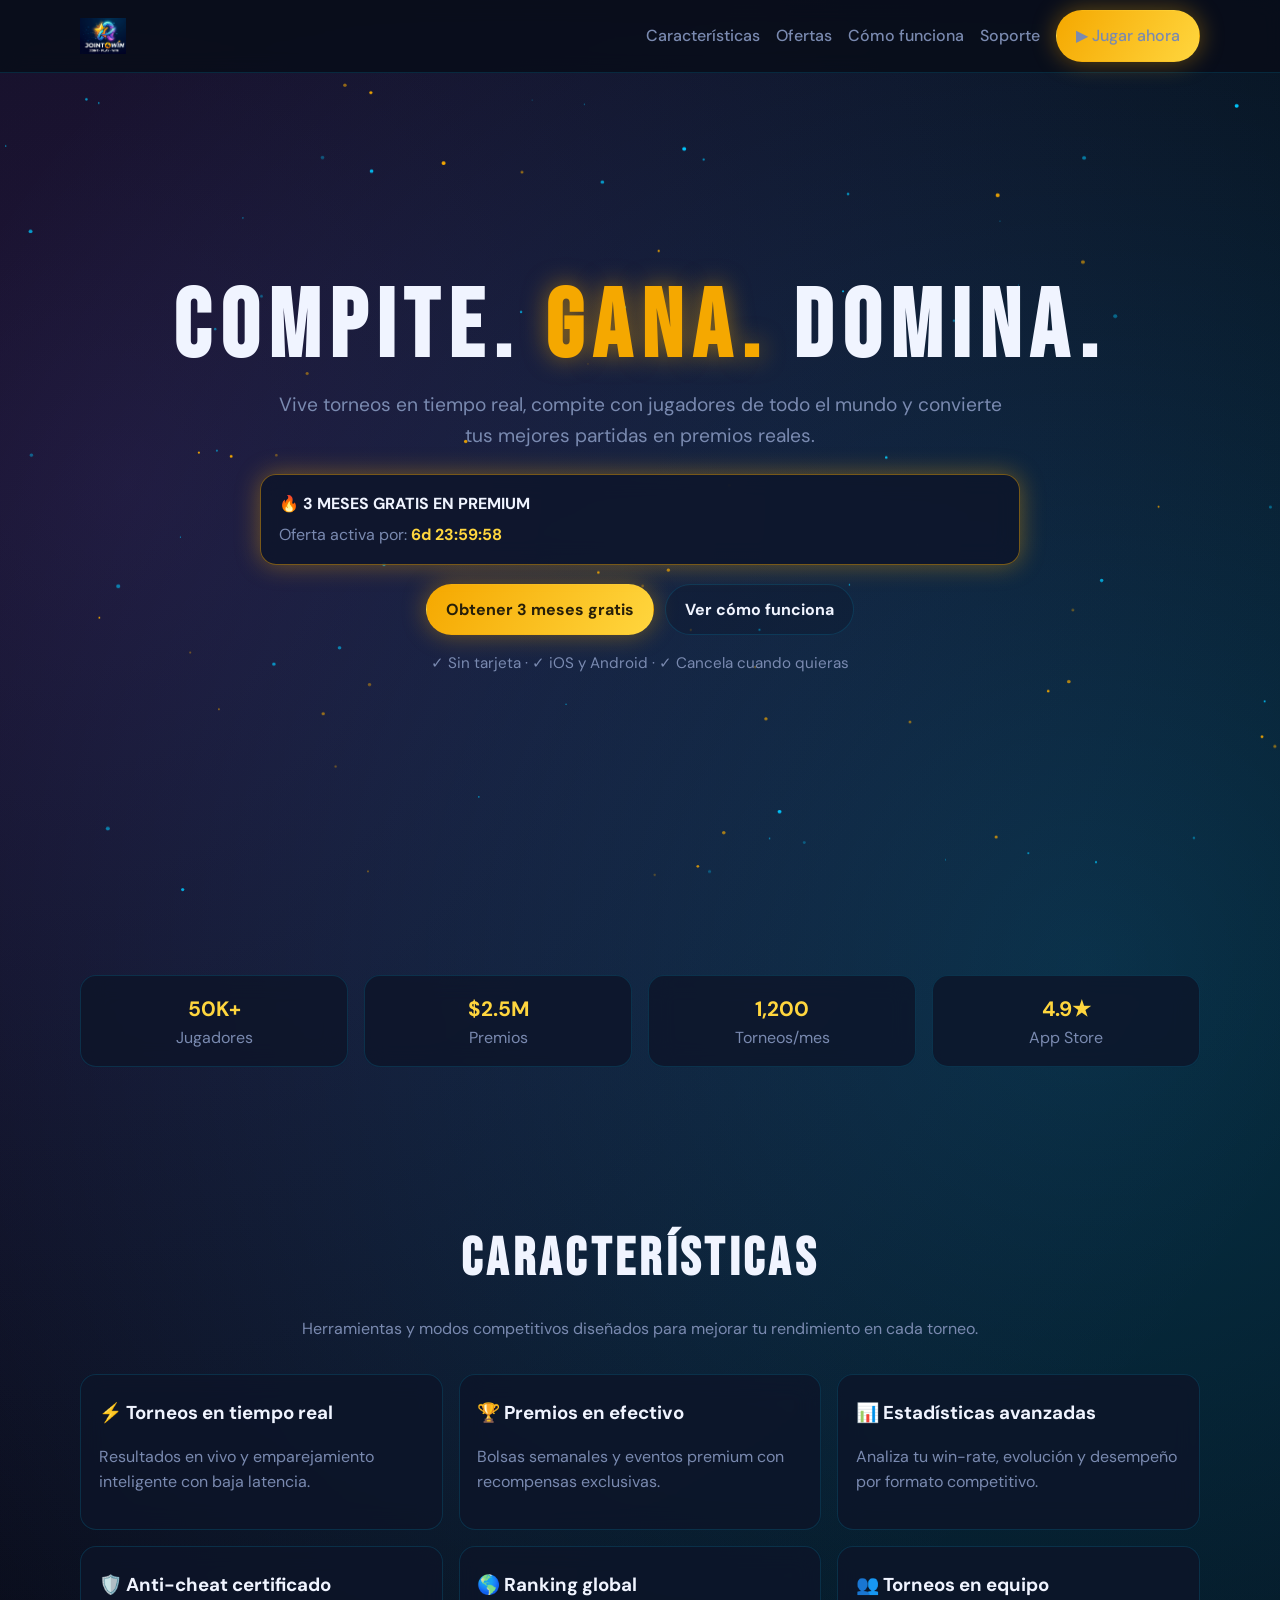
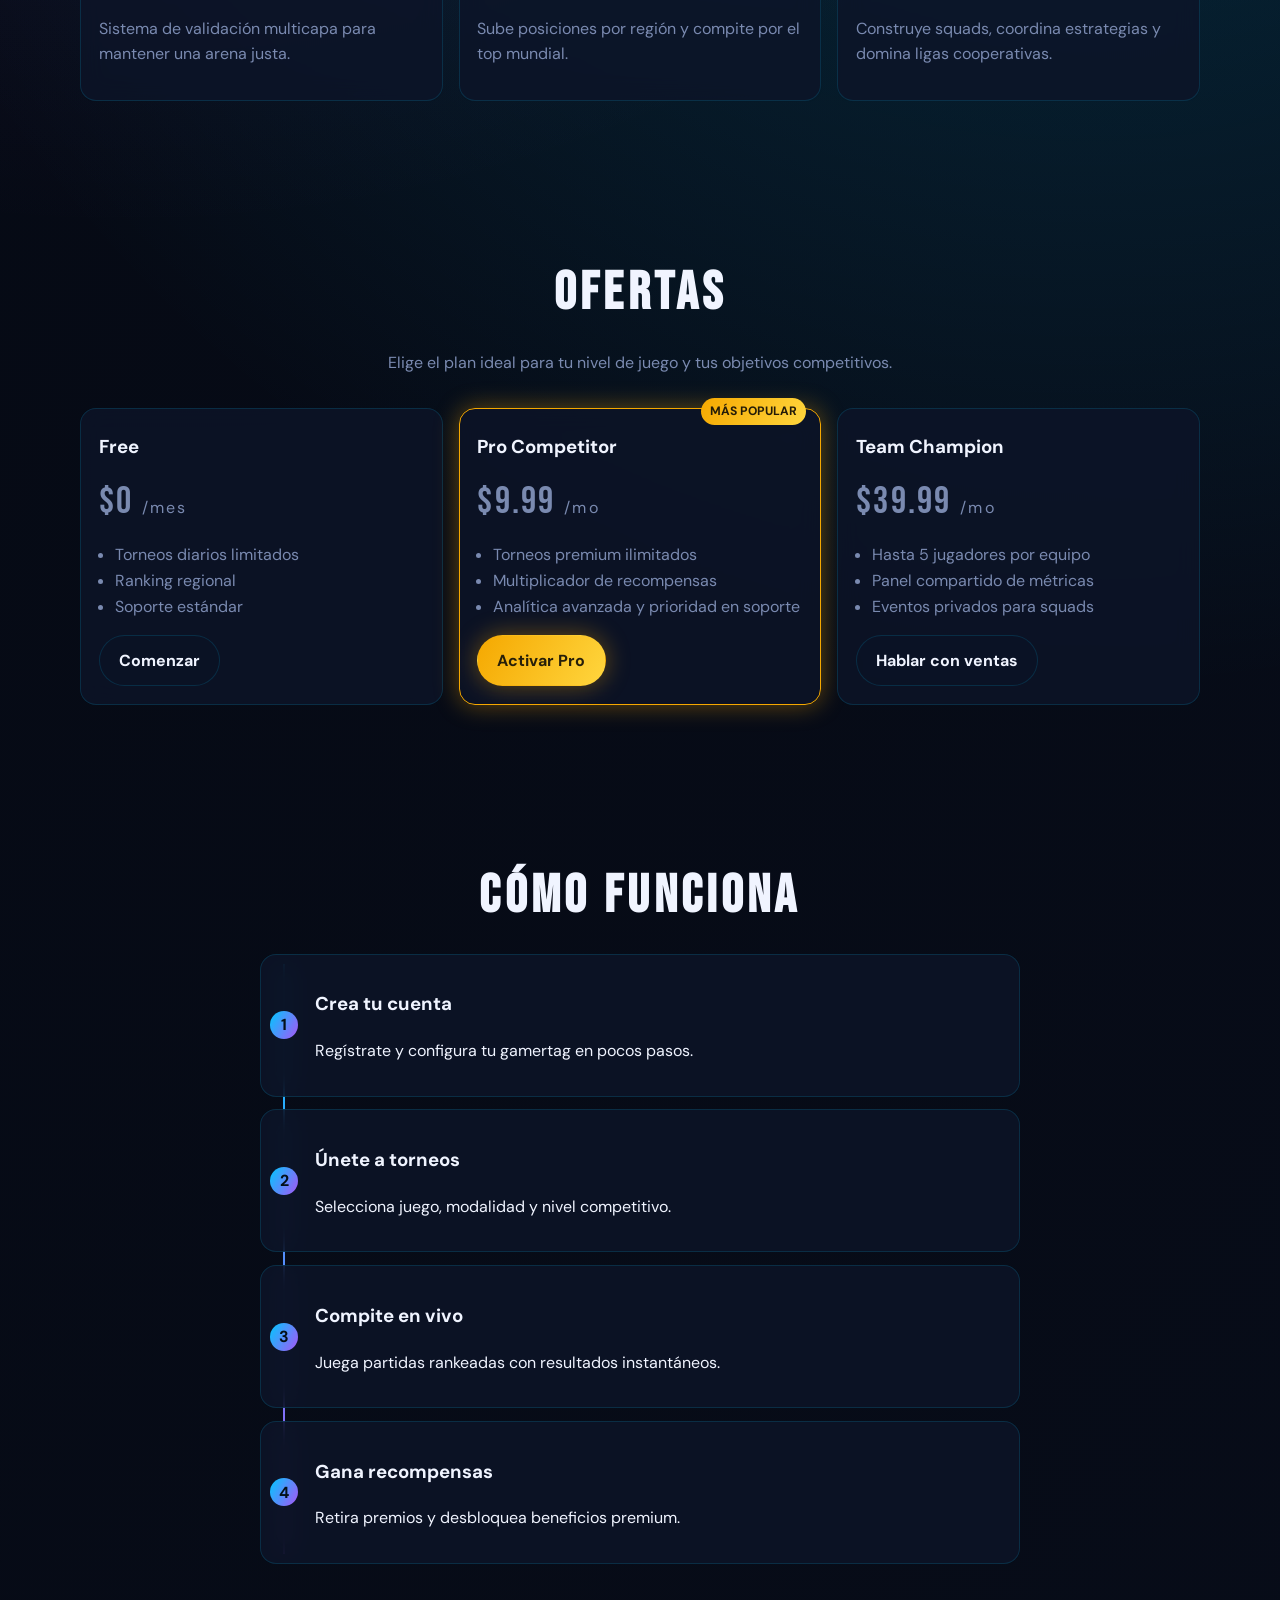
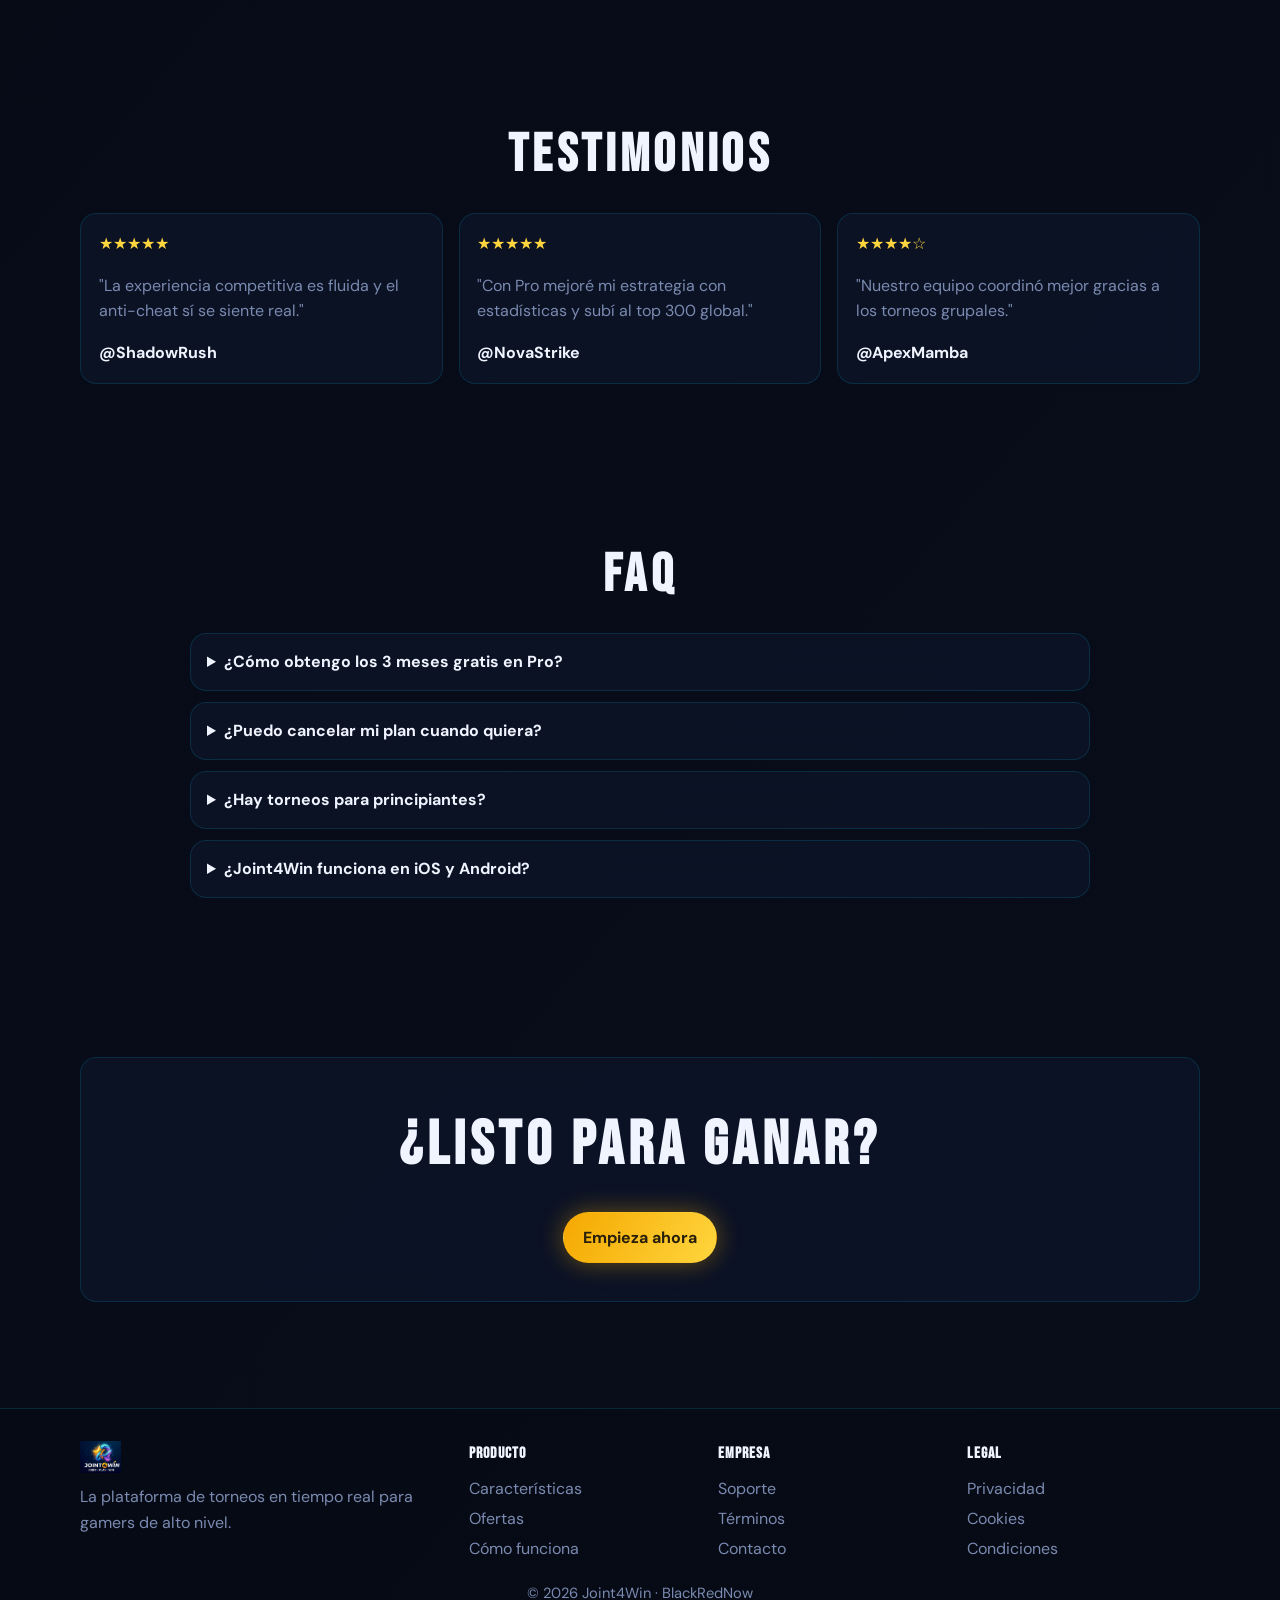
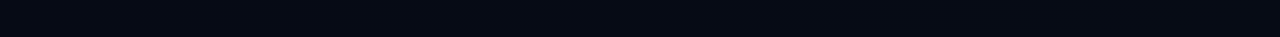
<file: index.html>
<!DOCTYPE html>
<html lang="es">
<head>
  <meta charset="UTF-8" />
  <meta name="viewport" content="width=device-width, initial-scale=1.0" />
  <title>Joint4Win | Compite. Gana. Domina.</title>
  <meta name="description" content="Joint4Win: torneos en tiempo real, premios en efectivo y ranking global para jugadores competitivos." />
  <link rel="preconnect" href="https://fonts.googleapis.com" />
  <link rel="preconnect" href="https://fonts.gstatic.com" crossorigin />
  <link href="https://fonts.googleapis.com/css2?family=Bebas+Neue&family=DM+Sans:wght@400;500;700&display=swap" rel="stylesheet" />
  <link rel="icon" href="assets/icon.png" />
  <link rel="stylesheet" href="assets/styles.css" />
  <script defer src="assets/main.js"></script>
</head>
<body>
  <header class="site-header reveal">
    <div class="container nav-wrap">
      <a class="brand" href="index.html" aria-label="Joint4Win inicio">
        <img src="assets/logo.png" alt="Joint4Win" height="36" />
      </a>
      <button class="nav-toggle" type="button" data-nav-toggle aria-expanded="false" aria-controls="nav-links">Menu</button>
      <nav id="nav-links" class="nav-links">
        <a href="#features">Características</a>
        <a href="#pricing">Ofertas</a>
        <a href="#how">Cómo funciona</a>
        <a href="support.html">Soporte</a>
        <a class="btn btn-primary" href="https://play.joint4win.com" target="_blank" rel="noopener noreferrer">▶ Jugar ahora</a>
      </nav>
    </div>
  </header>

  <main>
    <section class="hero reveal">
      <canvas id="stars-canvas" aria-hidden="true"></canvas>
      <div class="hero-content">
        <h1 class="hero-title">COMPITE. <span class="gold">GANA.</span> DOMINA.</h1>
        <p class="hero-text">Vive torneos en tiempo real, compite con jugadores de todo el mundo y convierte tus mejores partidas en premios reales.</p>

        <article class="promo-card card">
          <p class="promo-title">🔥 3 MESES GRATIS EN PREMIUM</p>
          <p style="margin:0.35rem 0 0; color:var(--muted);">Oferta activa por: <span id="promo-countdown" class="countdown">Cargando...</span></p>
        </article>

        <div class="hero-actions">
          <a class="btn btn-primary" href="https://play.joint4win.com" target="_blank" rel="noopener noreferrer">Obtener 3 meses gratis</a>
          <a class="btn btn-ghost" href="#how">Ver cómo funciona</a>
        </div>

        <p class="trust-line">✓ Sin tarjeta · ✓ iOS y Android · ✓ Cancela cuando quieras</p>
      </div>
    </section>

    <section class="section reveal">
      <div class="container stats-grid">
        <article class="stat-item card"><strong>50K+</strong><span>Jugadores</span></article>
        <article class="stat-item card"><strong>$2.5M</strong><span>Premios</span></article>
        <article class="stat-item card"><strong>1,200</strong><span>Torneos/mes</span></article>
        <article class="stat-item card"><strong>4.9★</strong><span>App Store</span></article>
      </div>
    </section>

    <section id="features" class="section reveal">
      <div class="container">
        <h2 class="section-title">Características</h2>
        <p class="section-subtitle">Herramientas y modos competitivos diseñados para mejorar tu rendimiento en cada torneo.</p>
        <div class="features-grid">
          <article class="feature-card card"><h3>⚡ Torneos en tiempo real</h3><p>Resultados en vivo y emparejamiento inteligente con baja latencia.</p></article>
          <article class="feature-card card"><h3>🏆 Premios en efectivo</h3><p>Bolsas semanales y eventos premium con recompensas exclusivas.</p></article>
          <article class="feature-card card"><h3>📊 Estadísticas avanzadas</h3><p>Analiza tu win-rate, evolución y desempeño por formato competitivo.</p></article>
          <article class="feature-card card"><h3>🛡️ Anti-cheat certificado</h3><p>Sistema de validación multicapa para mantener una arena justa.</p></article>
          <article class="feature-card card"><h3>🌎 Ranking global</h3><p>Sube posiciones por región y compite por el top mundial.</p></article>
          <article class="feature-card card"><h3>👥 Torneos en equipo</h3><p>Construye squads, coordina estrategias y domina ligas cooperativas.</p></article>
        </div>
      </div>
    </section>

    <section id="pricing" class="section reveal">
      <div class="container">
        <h2 class="section-title">Ofertas</h2>
        <p class="section-subtitle">Elige el plan ideal para tu nivel de juego y tus objetivos competitivos.</p>
        <div class="pricing-grid">
          <article class="price-card card">
            <h3>Free</h3>
            <p class="price-value">$0 <span>/mes</span></p>
            <ul>
              <li>Torneos diarios limitados</li>
              <li>Ranking regional</li>
              <li>Soporte estándar</li>
            </ul>
            <a class="btn btn-ghost" href="https://play.joint4win.com" target="_blank" rel="noopener noreferrer">Comenzar</a>
          </article>

          <article class="price-card popular card">
            <span class="badge">MÁS POPULAR</span>
            <h3>Pro Competitor</h3>
            <p class="price-value">$9.99 <span>/mo</span></p>
            <ul>
              <li>Torneos premium ilimitados</li>
              <li>Multiplicador de recompensas</li>
              <li>Analítica avanzada y prioridad en soporte</li>
            </ul>
            <a class="btn btn-primary" href="https://play.joint4win.com" target="_blank" rel="noopener noreferrer">Activar Pro</a>
          </article>

          <article class="price-card card">
            <h3>Team Champion</h3>
            <p class="price-value">$39.99 <span>/mo</span></p>
            <ul>
              <li>Hasta 5 jugadores por equipo</li>
              <li>Panel compartido de métricas</li>
              <li>Eventos privados para squads</li>
            </ul>
            <a class="btn btn-ghost" href="support.html">Hablar con ventas</a>
          </article>
        </div>
      </div>
    </section>

    <section id="how" class="section reveal">
      <div class="container">
        <h2 class="section-title">Cómo funciona</h2>
        <div class="steps">
          <article class="step card"><span>1</span><h3>Crea tu cuenta</h3><p>Regístrate y configura tu gamertag en pocos pasos.</p></article>
          <article class="step card"><span>2</span><h3>Únete a torneos</h3><p>Selecciona juego, modalidad y nivel competitivo.</p></article>
          <article class="step card"><span>3</span><h3>Compite en vivo</h3><p>Juega partidas rankeadas con resultados instantáneos.</p></article>
          <article class="step card"><span>4</span><h3>Gana recompensas</h3><p>Retira premios y desbloquea beneficios premium.</p></article>
        </div>
      </div>
    </section>

    <section class="section reveal">
      <div class="container">
        <h2 class="section-title">Testimonios</h2>
        <div class="testimonials-grid" style="grid-template-columns:repeat(3,minmax(0,1fr));">
          <article class="testimonial card"><p style="color:var(--gold-bright); margin-top:0;">★★★★★</p><p>"La experiencia competitiva es fluida y el anti-cheat sí se siente real."</p><strong>@ShadowRush</strong></article>
          <article class="testimonial card"><p style="color:var(--gold-bright); margin-top:0;">★★★★★</p><p>"Con Pro mejoré mi estrategia con estadísticas y subí al top 300 global."</p><strong>@NovaStrike</strong></article>
          <article class="testimonial card"><p style="color:var(--gold-bright); margin-top:0;">★★★★☆</p><p>"Nuestro equipo coordinó mejor gracias a los torneos grupales."</p><strong>@ApexMamba</strong></article>
        </div>
      </div>
    </section>

    <section class="section reveal">
      <div class="container">
        <h2 class="section-title">FAQ</h2>
        <div class="faq-list">
          <details class="card">
            <summary>¿Cómo obtengo los 3 meses gratis en Pro?</summary>
            <p>Regístrate desde el CTA principal y la promoción se aplicará automáticamente durante la campaña activa.</p>
          </details>
          <details class="card">
            <summary>¿Puedo cancelar mi plan cuando quiera?</summary>
            <p>Sí. Puedes cancelar en cualquier momento desde tu panel de suscripción sin penalizaciones.</p>
          </details>
          <details class="card">
            <summary>¿Hay torneos para principiantes?</summary>
            <p>Sí. Existen brackets de entrada para niveles iniciales y crecimiento progresivo.</p>
          </details>
          <details class="card">
            <summary>¿Joint4Win funciona en iOS y Android?</summary>
            <p>Totalmente. El progreso se sincroniza entre plataformas con tu misma cuenta.</p>
          </details>
        </div>
      </div>
    </section>

    <section class="section final-cta reveal">
      <div class="container card" style="padding:2.4rem 1rem;">
        <h2>¿LISTO PARA GANAR?</h2>
        <a class="btn btn-primary" href="https://play.joint4win.com" target="_blank" rel="noopener noreferrer">Empieza ahora</a>
      </div>
    </section>
  </main>

  <footer class="site-footer reveal">
    <div class="container">
      <div class="footer-grid">
        <div class="footer-col">
          <img src="assets/logo.png" alt="Joint4Win" height="32" style="height:32px; width:auto; margin-bottom:0.7rem;" />
          <p>La plataforma de torneos en tiempo real para gamers de alto nivel.</p>
        </div>
        <div class="footer-col">
          <h4>Producto</h4>
          <a href="#features">Características</a>
          <a href="#pricing">Ofertas</a>
          <a href="#how">Cómo funciona</a>
        </div>
        <div class="footer-col">
          <h4>Empresa</h4>
          <a href="support.html">Soporte</a>
          <a href="terms.html">Términos</a>
          <a href="support.html#contacto">Contacto</a>
        </div>
        <div class="footer-col">
          <h4>Legal</h4>
          <a href="terms.html#privacy">Privacidad</a>
          <a href="terms.html#cookies">Cookies</a>
          <a href="terms.html">Condiciones</a>
        </div>
      </div>
      <p class="footer-copy">© 2026 Joint4Win · BlackRedNow</p>
    </div>
  </footer>
</body>
</html>
</file>
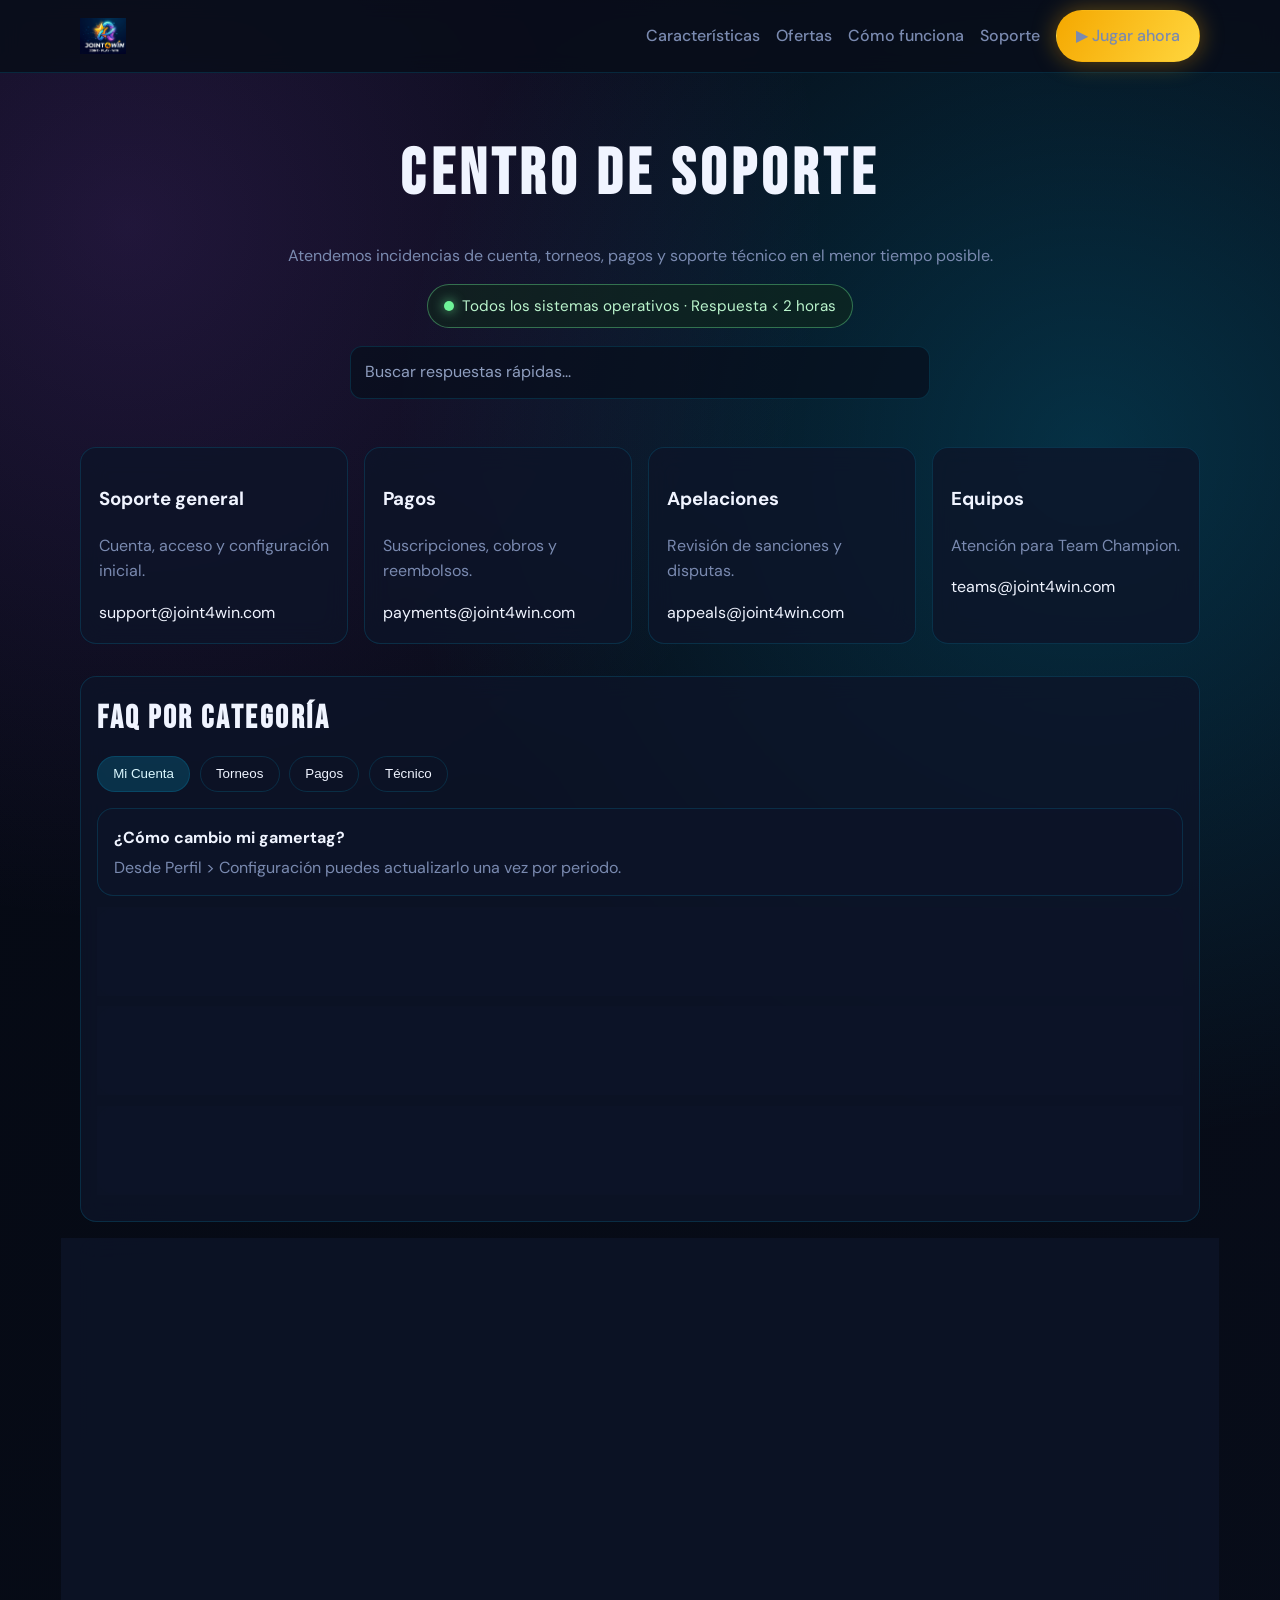
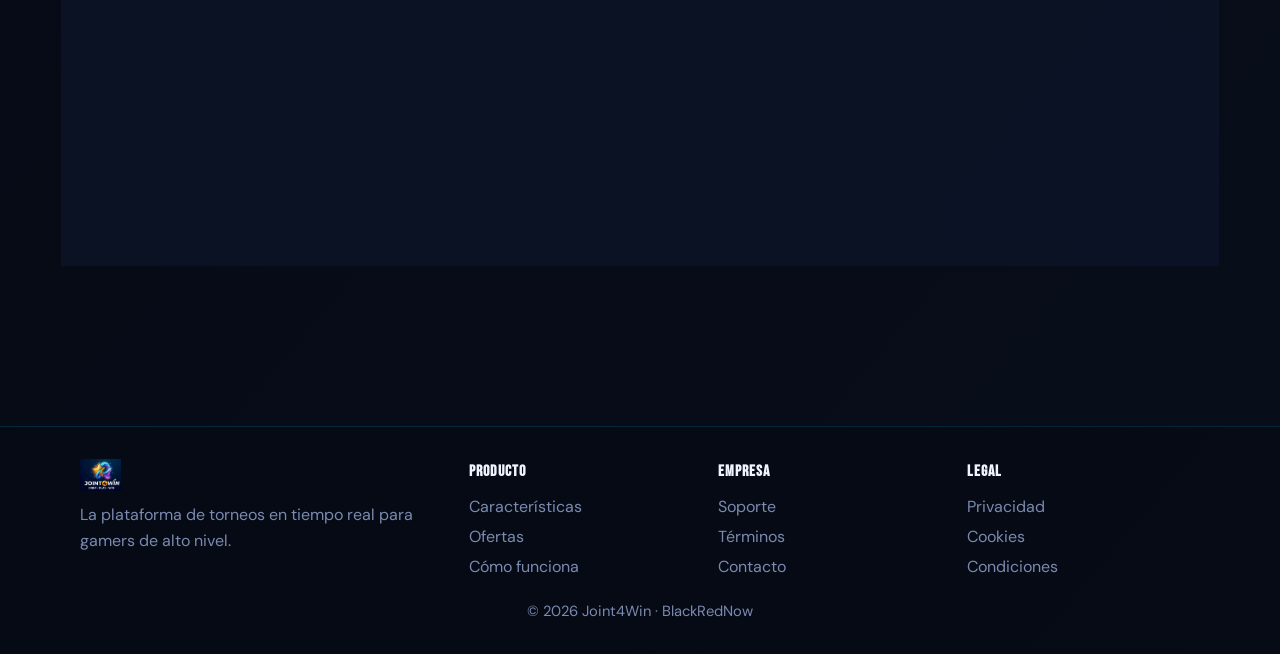
<file: support.html>
<!DOCTYPE html>
<html lang="es">
<head>
  <meta charset="UTF-8" />
  <meta name="viewport" content="width=device-width, initial-scale=1.0" />
  <title>Soporte | Joint4Win</title>
  <meta name="description" content="Soporte oficial de Joint4Win para cuenta, torneos, pagos y problemas técnicos." />
  <link rel="preconnect" href="https://fonts.googleapis.com" />
  <link rel="preconnect" href="https://fonts.gstatic.com" crossorigin />
  <link href="https://fonts.googleapis.com/css2?family=Bebas+Neue&family=DM+Sans:wght@400;500;700&display=swap" rel="stylesheet" />
  <link rel="icon" href="assets/icon.png" />
  <link rel="stylesheet" href="assets/styles.css" />
  <script defer src="assets/main.js"></script>
</head>
<body>
  <header class="site-header reveal">
    <div class="container nav-wrap">
      <a class="brand" href="index.html" aria-label="Joint4Win inicio">
        <img src="assets/logo.png" alt="Joint4Win" height="36" />
      </a>
      <button class="nav-toggle" type="button" data-nav-toggle aria-expanded="false" aria-controls="nav-links">Menu</button>
      <nav id="nav-links" class="nav-links">
        <a href="index.html#features">Características</a>
        <a href="index.html#pricing">Ofertas</a>
        <a href="index.html#how">Cómo funciona</a>
        <a href="support.html">Soporte</a>
        <a class="btn btn-primary" href="https://play.joint4win.com" target="_blank" rel="noopener noreferrer">▶ Jugar ahora</a>
      </nav>
    </div>
  </header>

  <main>
    <section class="page-hero reveal">
      <div class="container">
        <h1>Centro de Soporte</h1>
        <p>Atendemos incidencias de cuenta, torneos, pagos y soporte técnico en el menor tiempo posible.</p>
        <div class="status-bar"><span class="status-dot"></span>Todos los sistemas operativos · Respuesta &lt; 2 horas</div>
        <div class="search-wrap"><input class="search-input" type="search" placeholder="Buscar respuestas rápidas..." /></div>
      </div>
    </section>

    <section class="section" style="padding-top:1rem;">
      <div class="container">
        <div class="contact-grid reveal">
          <article class="contact-card card"><h3>Soporte general</h3><p>Cuenta, acceso y configuración inicial.</p><a href="mailto:support@joint4win.com">support@joint4win.com</a></article>
          <article class="contact-card card"><h3>Pagos</h3><p>Suscripciones, cobros y reembolsos.</p><a href="mailto:payments@joint4win.com">payments@joint4win.com</a></article>
          <article class="contact-card card"><h3>Apelaciones</h3><p>Revisión de sanciones y disputas.</p><a href="mailto:appeals@joint4win.com">appeals@joint4win.com</a></article>
          <article class="contact-card card"><h3>Equipos</h3><p>Atención para Team Champion.</p><a href="mailto:teams@joint4win.com">teams@joint4win.com</a></article>
        </div>

        <section class="section" style="padding:2rem 0 1rem;">
          <div class="card reveal" style="padding:1rem;">
            <h2 class="section-title" style="font-size:2rem; text-align:left; margin-bottom:0.7rem;">FAQ por categoría</h2>
            <div class="tabs">
              <button class="tab-btn active" type="button" data-tab="cuenta">Mi Cuenta</button>
              <button class="tab-btn" type="button" data-tab="torneos">Torneos</button>
              <button class="tab-btn" type="button" data-tab="pagos">Pagos</button>
              <button class="tab-btn" type="button" data-tab="tecnico">Técnico</button>
            </div>

            <div class="faq-panel active" data-panel="cuenta">
              <article class="faq-item card"><h4>¿Cómo cambio mi gamertag?</h4><p>Desde Perfil > Configuración puedes actualizarlo una vez por periodo.</p></article>
              <article class="faq-item card"><h4>¿Cómo recupero mi contraseña?</h4><p>Usa la opción "Recuperar cuenta" en el login para recibir un enlace seguro.</p></article>
              <article class="faq-item card"><h4>¿Puedo activar doble verificación?</h4><p>Sí, está disponible desde Seguridad para proteger tu cuenta.</p></article>
              <article class="faq-item card"><h4>¿Cómo elimino mi cuenta?</h4><p>Solicítalo en soporte general y validaremos identidad antes de proceder.</p></article>
            </div>

            <div class="faq-panel" data-panel="torneos">
              <article class="faq-item card"><h4>¿Dónde veo próximos torneos?</h4><p>En la pestaña Eventos puedes filtrar por juego, hora y nivel.</p></article>
              <article class="faq-item card"><h4>¿Qué ocurre si me desconecto?</h4><p>Existe ventana breve de reconexión antes de aplicar derrota técnica.</p></article>
              <article class="faq-item card"><h4>¿Cómo reporto una partida?</h4><p>Desde el historial del match puedes abrir una disputa con evidencia.</p></article>
              <article class="faq-item card"><h4>¿Hay torneos por equipo?</h4><p>Sí, en el plan Team Champion puedes competir con hasta 5 jugadores.</p></article>
            </div>

            <div class="faq-panel" data-panel="pagos">
              <article class="faq-item card"><h4>¿Cuándo se cobra mi suscripción?</h4><p>Al inicio de cada ciclo mensual de acuerdo con tu fecha de alta.</p></article>
              <article class="faq-item card"><h4>¿Cómo solicito un reembolso?</h4><p>Abre un ticket de pagos dentro del periodo de elegibilidad.</p></article>
              <article class="faq-item card"><h4>¿Qué métodos de pago aceptan?</h4><p>Tarjetas internacionales y billeteras móviles según región.</p></article>
              <article class="faq-item card"><h4>¿Cómo retiro mis premios?</h4><p>Configura una cuenta validada en tu billetera y solicita retiro.</p></article>
            </div>

            <div class="faq-panel" data-panel="tecnico">
              <article class="faq-item card"><h4>La app no abre, ¿qué hago?</h4><p>Actualiza a la última versión y reinicia tu dispositivo.</p></article>
              <article class="faq-item card"><h4>Tengo lag en partida</h4><p>Usa red estable y cierra aplicaciones en segundo plano.</p></article>
              <article class="faq-item card"><h4>No llegan notificaciones</h4><p>Revisa permisos del sistema y restricciones de batería.</p></article>
              <article class="faq-item card"><h4>¿Cómo reporto un bug?</h4><p>Envíanos formulario con capturas y versión de app/dispositivo.</p></article>
            </div>
          </div>
        </section>

        <section id="contacto" class="section" style="padding-top:0;">
          <div class="card reveal" style="padding:1rem;">
            <h2 class="section-title" style="font-size:2rem; text-align:left; margin-bottom:0.7rem;">Formulario de contacto</h2>
            <div id="support-form-wrap">
              <form id="support-form" class="form-grid">
                <div class="form-row">
                  <label>Nombre<input type="text" name="nombre" required /></label>
                  <label>Email<input type="email" name="email" required /></label>
                </div>
                <div class="form-row">
                  <label>Gamertag<input type="text" name="gamertag" required /></label>
                  <label>Categoría
                    <select name="categoria" required>
                      <option value="">Selecciona una opción</option>
                      <option>Mi Cuenta</option>
                      <option>Torneos</option>
                      <option>Pagos</option>
                      <option>Técnico</option>
                    </select>
                  </label>
                </div>
                <label>Asunto<input type="text" name="asunto" required /></label>
                <label>Mensaje<textarea name="mensaje" required></textarea></label>
                <button class="btn btn-primary" type="submit">Enviar solicitud</button>
              </form>
            </div>
            <div id="support-success" class="success-box">Tu solicitud fue enviada correctamente. Nuestro equipo te responderá pronto.</div>
          </div>
        </section>
      </div>
    </section>
  </main>

  <footer class="site-footer reveal">
    <div class="container">
      <div class="footer-grid">
        <div class="footer-col">
          <img src="assets/logo.png" alt="Joint4Win" height="32" style="height:32px; width:auto; margin-bottom:0.7rem;" />
          <p>La plataforma de torneos en tiempo real para gamers de alto nivel.</p>
        </div>
        <div class="footer-col">
          <h4>Producto</h4>
          <a href="index.html#features">Características</a>
          <a href="index.html#pricing">Ofertas</a>
          <a href="index.html#how">Cómo funciona</a>
        </div>
        <div class="footer-col">
          <h4>Empresa</h4>
          <a href="support.html">Soporte</a>
          <a href="terms.html">Términos</a>
          <a href="#contacto">Contacto</a>
        </div>
        <div class="footer-col">
          <h4>Legal</h4>
          <a href="terms.html#privacy">Privacidad</a>
          <a href="terms.html#cookies">Cookies</a>
          <a href="terms.html">Condiciones</a>
        </div>
      </div>
      <p class="footer-copy">© 2026 Joint4Win · BlackRedNow</p>
    </div>
  </footer>
</body>
</html>
</file>
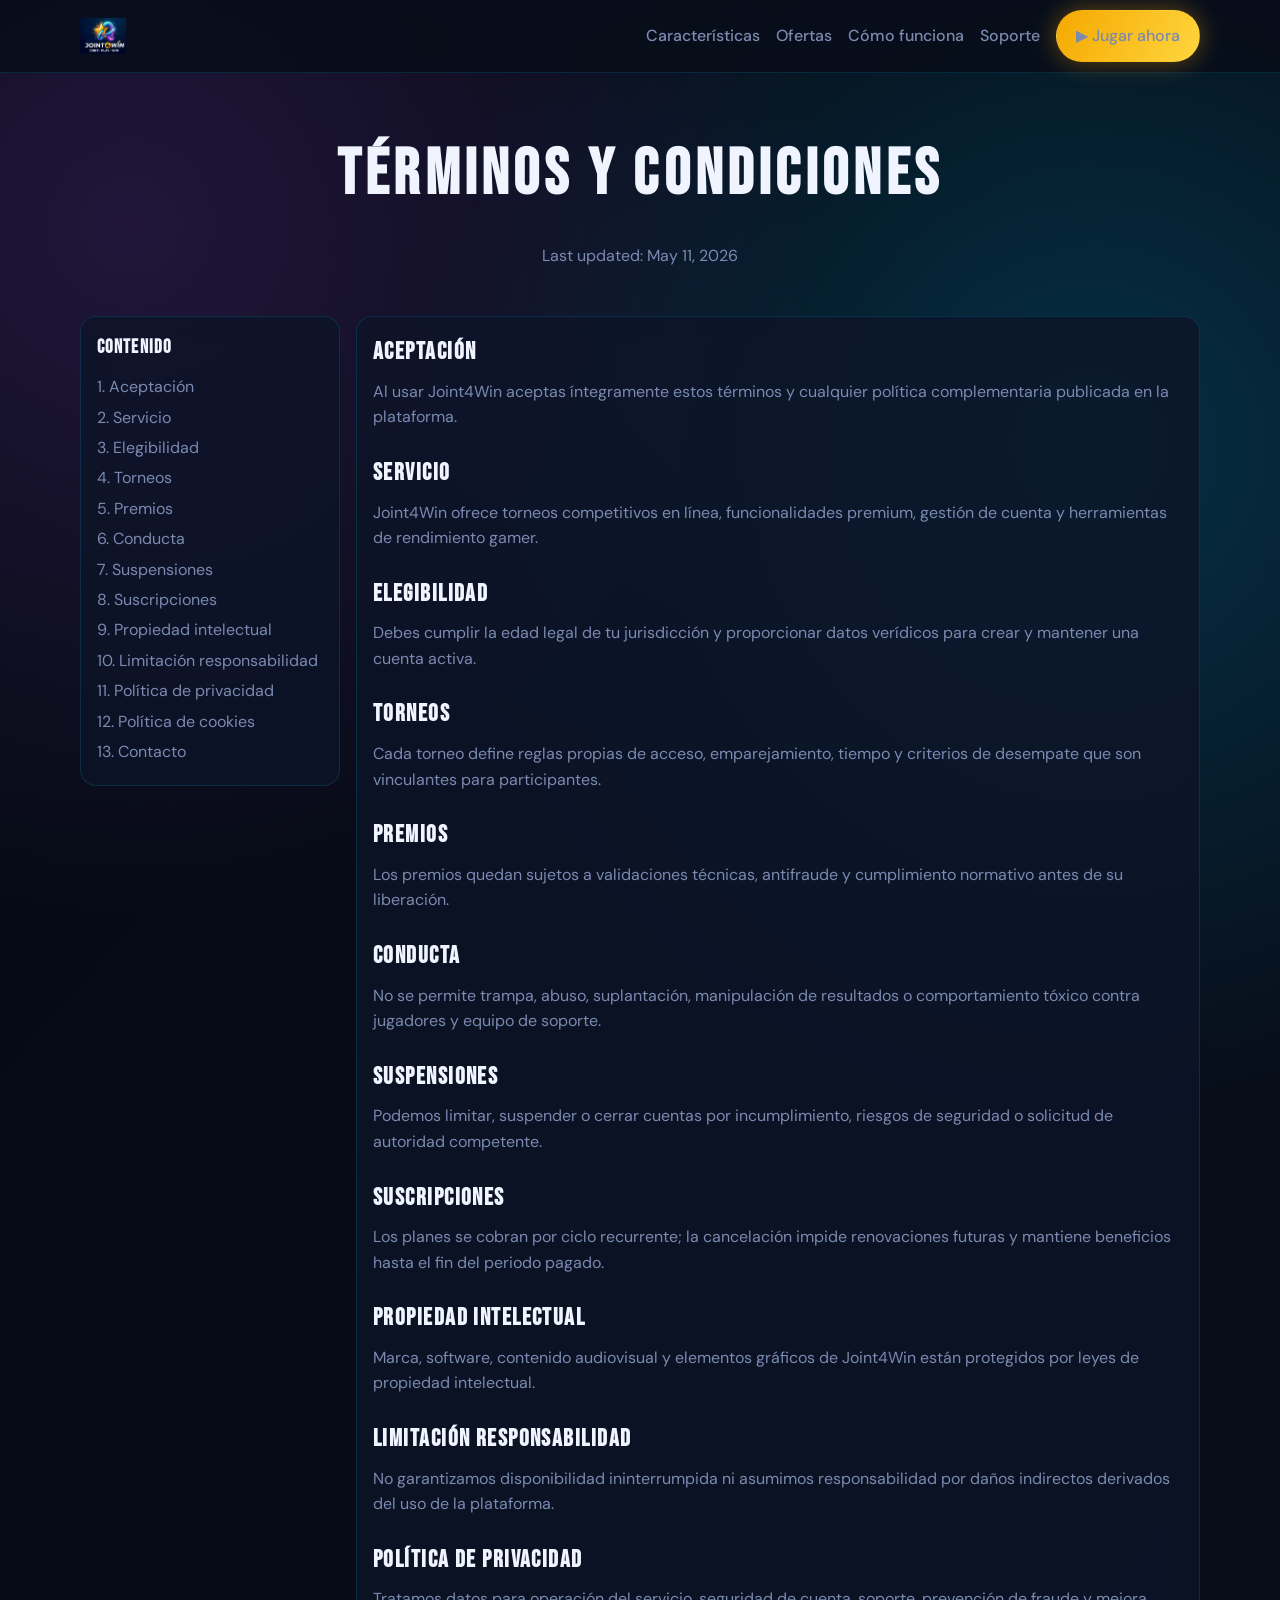
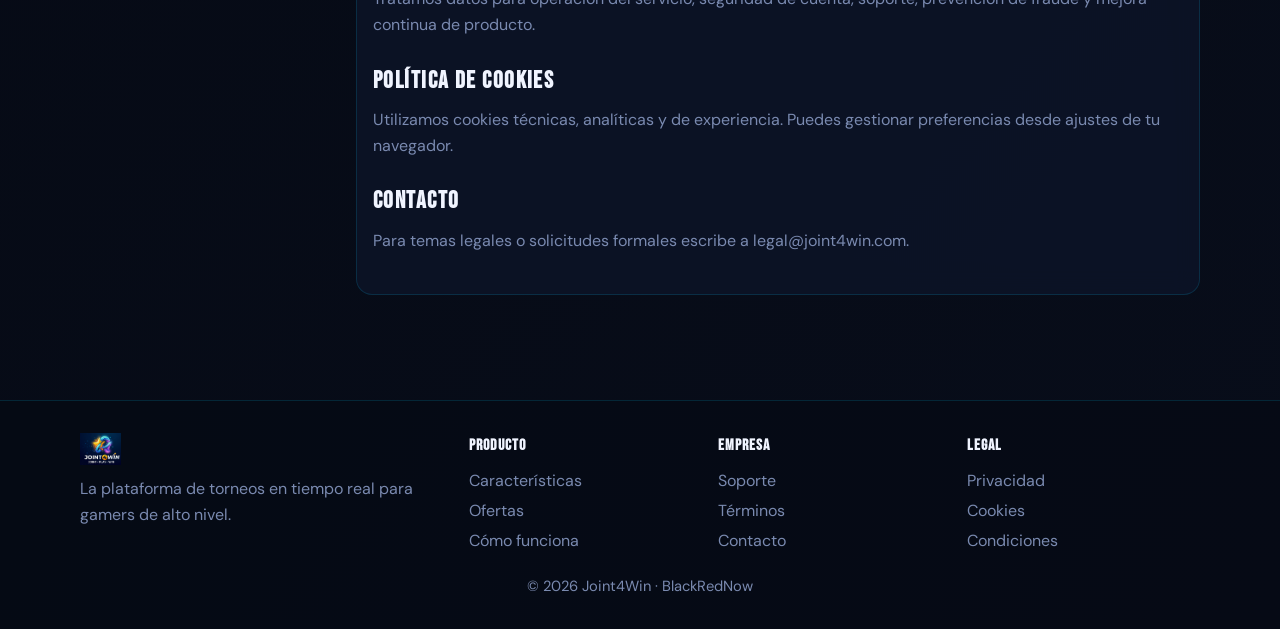
<file: terms.html>
<!DOCTYPE html>
<html lang="es">
<head>
  <meta charset="UTF-8" />
  <meta name="viewport" content="width=device-width, initial-scale=1.0" />
  <title>Términos y Condiciones | Joint4Win</title>
  <meta name="description" content="Términos y condiciones de Joint4Win." />
  <link rel="preconnect" href="https://fonts.googleapis.com" />
  <link rel="preconnect" href="https://fonts.gstatic.com" crossorigin />
  <link href="https://fonts.googleapis.com/css2?family=Bebas+Neue&family=DM+Sans:wght@400;500;700&display=swap" rel="stylesheet" />
  <link rel="icon" href="assets/icon.png" />
  <link rel="stylesheet" href="assets/styles.css" />
  <script defer src="assets/main.js"></script>
</head>
<body>
  <header class="site-header reveal">
    <div class="container nav-wrap">
      <a class="brand" href="index.html" aria-label="Joint4Win inicio">
        <img src="assets/logo.png" alt="Joint4Win" height="36" />
      </a>
      <button class="nav-toggle" type="button" data-nav-toggle aria-expanded="false" aria-controls="nav-links">Menu</button>
      <nav id="nav-links" class="nav-links">
        <a href="index.html#features">Características</a>
        <a href="index.html#pricing">Ofertas</a>
        <a href="index.html#how">Cómo funciona</a>
        <a href="support.html">Soporte</a>
        <a class="btn btn-primary" href="https://play.joint4win.com" target="_blank" rel="noopener noreferrer">▶ Jugar ahora</a>
      </nav>
    </div>
  </header>

  <main>
    <section class="page-hero reveal">
      <div class="container">
        <h1>Términos y Condiciones</h1>
        <p>Last updated: May 11, 2026</p>
      </div>
    </section>

    <section class="section" style="padding-top:1rem;">
      <div class="container legal-layout">
        <aside class="toc card reveal">
          <h3>Contenido</h3>
          <a href="#aceptacion">1. Aceptación</a>
          <a href="#servicio">2. Servicio</a>
          <a href="#elegibilidad">3. Elegibilidad</a>
          <a href="#torneos">4. Torneos</a>
          <a href="#premios">5. Premios</a>
          <a href="#conducta">6. Conducta</a>
          <a href="#suspensiones">7. Suspensiones</a>
          <a href="#suscripciones">8. Suscripciones</a>
          <a href="#propiedad">9. Propiedad intelectual</a>
          <a href="#limitacion">10. Limitación responsabilidad</a>
          <a href="#privacy">11. Política de privacidad</a>
          <a href="#cookies">12. Política de cookies</a>
          <a href="#contacto">13. Contacto</a>
        </aside>

        <article class="legal-content card reveal">
          <section id="aceptacion"><h2>Aceptación</h2><p>Al usar Joint4Win aceptas íntegramente estos términos y cualquier política complementaria publicada en la plataforma.</p></section>
          <section id="servicio"><h2>Servicio</h2><p>Joint4Win ofrece torneos competitivos en línea, funcionalidades premium, gestión de cuenta y herramientas de rendimiento gamer.</p></section>
          <section id="elegibilidad"><h2>Elegibilidad</h2><p>Debes cumplir la edad legal de tu jurisdicción y proporcionar datos verídicos para crear y mantener una cuenta activa.</p></section>
          <section id="torneos"><h2>Torneos</h2><p>Cada torneo define reglas propias de acceso, emparejamiento, tiempo y criterios de desempate que son vinculantes para participantes.</p></section>
          <section id="premios"><h2>Premios</h2><p>Los premios quedan sujetos a validaciones técnicas, antifraude y cumplimiento normativo antes de su liberación.</p></section>
          <section id="conducta"><h2>Conducta</h2><p>No se permite trampa, abuso, suplantación, manipulación de resultados o comportamiento tóxico contra jugadores y equipo de soporte.</p></section>
          <section id="suspensiones"><h2>Suspensiones</h2><p>Podemos limitar, suspender o cerrar cuentas por incumplimiento, riesgos de seguridad o solicitud de autoridad competente.</p></section>
          <section id="suscripciones"><h2>Suscripciones</h2><p>Los planes se cobran por ciclo recurrente; la cancelación impide renovaciones futuras y mantiene beneficios hasta el fin del periodo pagado.</p></section>
          <section id="propiedad"><h2>Propiedad intelectual</h2><p>Marca, software, contenido audiovisual y elementos gráficos de Joint4Win están protegidos por leyes de propiedad intelectual.</p></section>
          <section id="limitacion"><h2>Limitación responsabilidad</h2><p>No garantizamos disponibilidad ininterrumpida ni asumimos responsabilidad por daños indirectos derivados del uso de la plataforma.</p></section>
          <section id="privacy"><h2>Política de privacidad</h2><p>Tratamos datos para operación del servicio, seguridad de cuenta, soporte, prevención de fraude y mejora continua de producto.</p></section>
          <section id="cookies"><h2>Política de cookies</h2><p>Utilizamos cookies técnicas, analíticas y de experiencia. Puedes gestionar preferencias desde ajustes de tu navegador.</p></section>
          <section id="contacto"><h2>Contacto</h2><p>Para temas legales o solicitudes formales escribe a <a href="mailto:legal@joint4win.com">legal@joint4win.com</a>.</p></section>
        </article>
      </div>
    </section>
  </main>

  <footer class="site-footer reveal">
    <div class="container">
      <div class="footer-grid">
        <div class="footer-col">
          <img src="assets/logo.png" alt="Joint4Win" height="32" style="height:32px; width:auto; margin-bottom:0.7rem;" />
          <p>La plataforma de torneos en tiempo real para gamers de alto nivel.</p>
        </div>
        <div class="footer-col">
          <h4>Producto</h4>
          <a href="index.html#features">Características</a>
          <a href="index.html#pricing">Ofertas</a>
          <a href="index.html#how">Cómo funciona</a>
        </div>
        <div class="footer-col">
          <h4>Empresa</h4>
          <a href="support.html">Soporte</a>
          <a href="terms.html">Términos</a>
          <a href="support.html#contacto">Contacto</a>
        </div>
        <div class="footer-col">
          <h4>Legal</h4>
          <a href="#privacy">Privacidad</a>
          <a href="#cookies">Cookies</a>
          <a href="terms.html">Condiciones</a>
        </div>
      </div>
      <p class="footer-copy">© 2026 Joint4Win · BlackRedNow</p>
    </div>
  </footer>
</body>
</html>
</file>
<file: assets/styles.css>
:root {
  --bg: #080d1a;
  --surface: rgba(13, 21, 40, 0.8);
  --gold: #f5a800;
  --gold-bright: #ffd63e;
  --cyan: #00c8ff;
  --purple: #a855f7;
  --white: #f0f4ff;
  --muted: #7a8ab0;
  --border: rgba(0, 200, 255, 0.15);
  --glow-gold: 0 0 24px rgba(245, 168, 0, 0.4);
  --glow-cyan: 0 0 20px rgba(0, 200, 255, 0.2);
}

* {
  box-sizing: border-box;
}

html {
  scroll-behavior: smooth;
}

body {
  margin: 0;
  background:
    radial-gradient(circle at 10% 10%, rgba(168, 85, 247, 0.17), transparent 30%),
    radial-gradient(circle at 85% 20%, rgba(0, 200, 255, 0.2), transparent 33%),
    linear-gradient(130deg, #050913, var(--bg));
  color: var(--white);
  font-family: 'DM Sans', sans-serif;
  line-height: 1.6;
  overflow-x: hidden;
}

a {
  color: inherit;
  text-decoration: none;
}

img {
  display: block;
  max-width: 100%;
}

.container {
  width: min(1120px, 92vw);
  margin: 0 auto;
}

.section {
  padding: 4.6rem 0;
}

.section-title {
  margin: 0 0 0.9rem;
  font-family: 'Bebas Neue', sans-serif;
  letter-spacing: 0.08em;
  font-size: clamp(2rem, 5vw, 3.4rem);
  text-align: center;
}

.section-subtitle {
  margin: 0 auto 2rem;
  color: var(--muted);
  max-width: 760px;
  text-align: center;
}

.card {
  background: var(--surface);
  border: 1px solid var(--border);
  backdrop-filter: blur(12px);
  border-radius: 16px;
  transition: box-shadow 0.25s ease, transform 0.25s ease;
}

.card:hover {
  box-shadow: var(--glow-cyan);
}

.site-header {
  position: sticky;
  top: 0;
  z-index: 50;
  background: rgba(8, 13, 26, 0.88);
  backdrop-filter: blur(10px);
  border-bottom: 1px solid var(--border);
}

.nav-wrap {
  min-height: 72px;
  display: flex;
  align-items: center;
  justify-content: space-between;
  gap: 1rem;
}

.brand img {
  height: 36px;
  width: auto;
}

.nav-toggle {
  display: none;
  border: 1px solid var(--border);
  background: transparent;
  color: var(--white);
  border-radius: 10px;
  padding: 0.45rem 0.65rem;
  cursor: pointer;
}

.nav-links {
  display: flex;
  align-items: center;
  gap: 1rem;
}

.nav-links a {
  color: var(--muted);
  font-weight: 500;
}

.nav-links a:hover,
.nav-links a:focus-visible {
  color: var(--white);
}

.btn {
  border-radius: 999px;
  border: 1px solid transparent;
  padding: 0.74rem 1.2rem;
  font: inherit;
  font-weight: 700;
  cursor: pointer;
  display: inline-flex;
  align-items: center;
  justify-content: center;
  transition: transform 0.2s ease, box-shadow 0.2s ease;
}

.btn:hover,
.btn:focus-visible {
  transform: translateY(-2px);
}

.btn-primary {
  background: linear-gradient(120deg, var(--gold), var(--gold-bright));
  color: #271f09;
  box-shadow: var(--glow-gold);
}

.btn-ghost {
  border-color: var(--border);
  color: var(--white);
  background: rgba(13, 21, 40, 0.35);
}

.btn-ghost:hover,
.btn-ghost:focus-visible {
  box-shadow: var(--glow-cyan);
}

.hero {
  min-height: calc(100vh - 72px);
  display: grid;
  place-items: center;
  position: relative;
  overflow: hidden;
  text-align: center;
}

#stars-canvas {
  position: absolute;
  inset: 0;
  width: 100%;
  height: 100%;
  z-index: 0;
}

.hero-content {
  position: relative;
  z-index: 1;
  width: min(940px, 94vw);
}

.hero-title {
  margin: 0;
  font-family: 'Bebas Neue', sans-serif;
  letter-spacing: 0.1em;
  line-height: 0.95;
  font-size: clamp(2.7rem, 9vw, 6rem);
}

.hero-title .gold {
  color: var(--gold);
  text-shadow: 0 0 24px rgba(245, 168, 0, 0.52);
}

.hero-text {
  color: var(--muted);
  margin: 1rem auto 1.4rem;
  max-width: 740px;
  font-size: clamp(1rem, 2.2vw, 1.2rem);
}

.promo-card {
  width: min(760px, 100%);
  margin: 0 auto;
  padding: 1rem 1.1rem;
  text-align: left;
  border-color: rgba(245, 168, 0, 0.45);
  box-shadow: var(--glow-gold);
}

.promo-title {
  margin: 0;
  font-weight: 700;
}

.countdown {
  color: var(--gold-bright);
  font-weight: 700;
}

.hero-actions {
  margin-top: 1.2rem;
  display: flex;
  flex-wrap: wrap;
  gap: 0.7rem;
  justify-content: center;
}

.trust-line {
  margin-top: 1rem;
  color: var(--muted);
  font-size: 0.95rem;
}

.stats-grid,
.features-grid,
.pricing-grid,
.testimonials-grid,
.contact-grid,
.footer-grid {
  display: grid;
  gap: 1rem;
}

.stats-grid {
  grid-template-columns: repeat(4, minmax(0, 1fr));
}

.stat-item {
  text-align: center;
  padding: 1rem;
}

.stat-item strong {
  display: block;
  color: var(--gold-bright);
  font-size: 1.3rem;
}

.stat-item span {
  color: var(--muted);
}

.features-grid {
  grid-template-columns: repeat(3, minmax(0, 1fr));
}

.feature-card,
.price-card,
.testimonial,
.contact-card {
  padding: 1.1rem;
}

.feature-card h3,
.price-card h3 {
  margin: 0.35rem 0 0.45rem;
}

.feature-card p,
.testimonial p,
.contact-card p,
.price-card p,
.price-card li {
  color: var(--muted);
}

.pricing-grid {
  grid-template-columns: repeat(3, minmax(0, 1fr));
  align-items: stretch;
}

.price-value {
  margin: 0.6rem 0;
  font-family: 'Bebas Neue', sans-serif;
  letter-spacing: 0.06em;
  font-size: 2.4rem;
}

.price-value span {
  font-size: 1rem;
  font-family: 'DM Sans', sans-serif;
  color: var(--muted);
}

.price-card ul {
  padding-left: 1rem;
  margin: 0 0 1rem;
}

.price-card.popular {
  border-color: var(--gold);
  box-shadow: var(--glow-gold);
  position: relative;
}

.badge {
  position: absolute;
  top: -11px;
  right: 14px;
  padding: 0.26rem 0.58rem;
  border-radius: 999px;
  font-size: 0.76rem;
  font-weight: 700;
  color: #241c08;
  background: linear-gradient(120deg, var(--gold), var(--gold-bright));
}

.steps {
  position: relative;
  max-width: 760px;
  margin: 0 auto;
  display: grid;
  gap: 0.8rem;
}

.steps::before {
  content: '';
  position: absolute;
  left: 23px;
  top: 10px;
  bottom: 10px;
  width: 2px;
  background: linear-gradient(var(--cyan), var(--purple));
}

.step {
  position: relative;
  padding: 1rem 1rem 1rem 3.4rem;
}

.step span {
  position: absolute;
  left: 9px;
  top: 50%;
  transform: translateY(-50%);
  width: 28px;
  height: 28px;
  border-radius: 50%;
  display: grid;
  place-items: center;
  color: #041019;
  font-weight: 700;
  background: linear-gradient(120deg, var(--cyan), var(--purple));
}

.faq-list {
  max-width: 900px;
  margin: 0 auto;
}

.faq-list details {
  margin-bottom: 0.7rem;
  padding: 0.95rem 1rem;
}

.faq-list summary {
  cursor: pointer;
  font-weight: 700;
}

.faq-list details p {
  margin-bottom: 0;
  color: var(--muted);
}

.final-cta {
  text-align: center;
}

.final-cta h2 {
  margin: 0 0 1rem;
  font-family: 'Bebas Neue', sans-serif;
  letter-spacing: 0.08em;
  font-size: clamp(2rem, 5.5vw, 3.9rem);
}

.site-footer {
  margin-top: 2rem;
  border-top: 1px solid var(--border);
  background: rgba(6, 11, 21, 0.88);
  padding: 2rem 0 1rem;
}

.footer-grid {
  grid-template-columns: 1.6fr 1fr 1fr 1fr;
}

.footer-col h4 {
  margin: 0 0 0.6rem;
  font-family: 'Bebas Neue', sans-serif;
  letter-spacing: 0.06em;
}

.footer-col a,
.footer-col p {
  color: var(--muted);
  display: block;
  margin: 0.28rem 0;
}

.footer-col a:hover {
  color: var(--white);
}

.footer-copy {
  margin-top: 1rem;
  text-align: center;
  color: var(--muted);
  font-size: 0.92rem;
}

.page-hero {
  padding: 3.2rem 0 2rem;
  text-align: center;
}

.page-hero h1 {
  margin: 0;
  font-family: 'Bebas Neue', sans-serif;
  letter-spacing: 0.08em;
  font-size: clamp(2rem, 6vw, 4rem);
}

.page-hero p {
  color: var(--muted);
  max-width: 780px;
  margin: 1rem auto 0;
}

.legal-layout {
  display: grid;
  grid-template-columns: 260px 1fr;
  gap: 1rem;
}

.toc {
  position: sticky;
  top: 80px;
  align-self: start;
  padding: 1rem;
}

.toc h3 {
  margin: 0 0 0.7rem;
  font-family: 'Bebas Neue', sans-serif;
  letter-spacing: 0.06em;
}

.toc a {
  display: block;
  margin: 0.3rem 0;
  color: var(--muted);
}

.toc a:hover {
  color: var(--white);
}

.legal-content {
  padding: 1rem;
}

.legal-content section {
  margin-bottom: 1.5rem;
}

.legal-content h2 {
  margin: 0 0 0.45rem;
  font-family: 'Bebas Neue', sans-serif;
  letter-spacing: 0.06em;
}

.legal-content p {
  color: var(--muted);
  margin: 0;
}

.status-bar {
  margin: 1rem auto 0;
  width: fit-content;
  padding: 0.55rem 0.95rem;
  border-radius: 999px;
  border: 1px solid rgba(110, 243, 152, 0.38);
  background: rgba(15, 40, 27, 0.6);
  color: #baf4cc;
  display: inline-flex;
  align-items: center;
  gap: 0.55rem;
  font-size: 0.95rem;
}

.status-dot {
  width: 10px;
  height: 10px;
  border-radius: 50%;
  background: #6ef398;
  box-shadow: 0 0 12px rgba(110, 243, 152, 0.8);
}

.search-input,
input,
select,
textarea {
  width: 100%;
  border-radius: 12px;
  border: 1px solid var(--border);
  padding: 0.8rem 0.9rem;
  background: rgba(8, 15, 28, 0.72);
  color: var(--white);
  font: inherit;
}

.search-input::placeholder,
input::placeholder,
textarea::placeholder {
  color: #8f9ebf;
}

.search-wrap {
  margin: 1.1rem auto 0;
  max-width: 580px;
}

.contact-grid {
  grid-template-columns: repeat(4, minmax(0, 1fr));
}

.tabs {
  display: flex;
  flex-wrap: wrap;
  gap: 0.6rem;
  margin-bottom: 1rem;
}

.tab-btn {
  border-radius: 999px;
  border: 1px solid var(--border);
  background: transparent;
  color: var(--white);
  cursor: pointer;
  padding: 0.62rem 0.95rem;
}

.tab-btn.active {
  background: rgba(0, 200, 255, 0.17);
  color: #dbf8ff;
}

.faq-panel {
  display: none;
}

.faq-panel.active {
  display: block;
}

.faq-item {
  margin-bottom: 0.7rem;
  padding: 0.95rem 1rem;
}

.faq-item h4 {
  margin: 0 0 0.28rem;
}

.faq-item p {
  margin: 0;
  color: var(--muted);
}

.form-grid {
  display: grid;
  gap: 0.8rem;
}

.form-row {
  display: grid;
  gap: 0.8rem;
  grid-template-columns: 1fr 1fr;
}

textarea {
  min-height: 140px;
  resize: vertical;
}

.success-box {
  display: none;
  margin-top: 1rem;
  border-radius: 12px;
  border: 1px solid rgba(110, 243, 152, 0.45);
  background: rgba(13, 44, 28, 0.55);
  color: #9ef3b4;
  padding: 0.9rem;
  font-weight: 700;
}

.reveal {
  opacity: 0;
  transform: translateY(20px);
  transition: opacity 0.65s ease, transform 0.65s ease;
}

.reveal.show {
  opacity: 1;
  transform: translateY(0);
}

@media (max-width: 1020px) {
  .features-grid,
  .pricing-grid,
  .testimonials-grid,
  .contact-grid,
  .stats-grid,
  .footer-grid,
  .legal-layout {
    grid-template-columns: 1fr 1fr;
  }

  .legal-layout {
    grid-template-columns: 1fr;
  }

  .toc {
    position: static;
  }
}

@media (max-width: 760px) {
  .nav-toggle {
    display: inline-flex;
  }

  .nav-links {
    position: absolute;
    top: 72px;
    left: 0;
    right: 0;
    display: none;
    flex-direction: column;
    gap: 0.8rem;
    padding: 1rem;
    background: rgba(8, 13, 26, 0.98);
    border-bottom: 1px solid var(--border);
  }

  .nav-links.open {
    display: flex;
  }

  .hero {
    min-height: auto;
    padding: 3rem 0;
  }

  .stats-grid,
  .features-grid,
  .pricing-grid,
  .testimonials-grid,
  .contact-grid,
  .footer-grid,
  .form-row {
    grid-template-columns: 1fr;
  }
}
</file>
